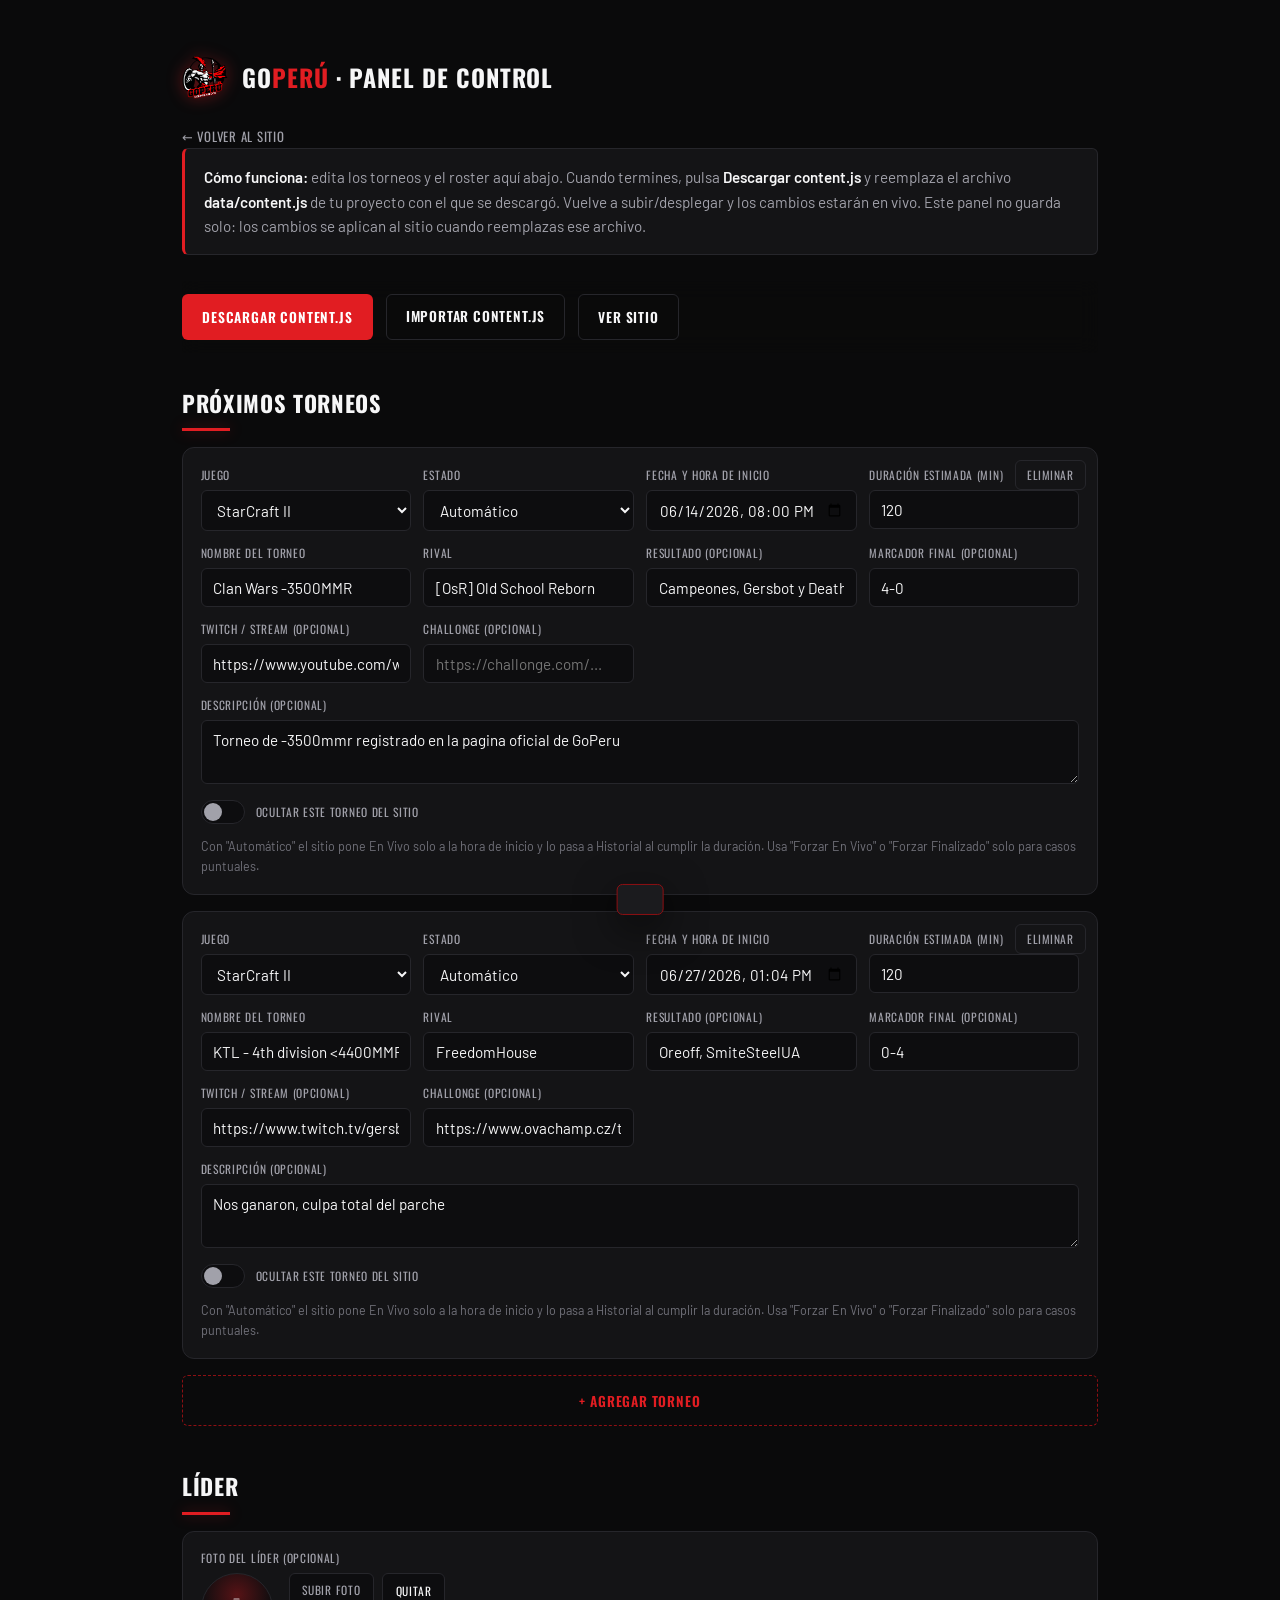
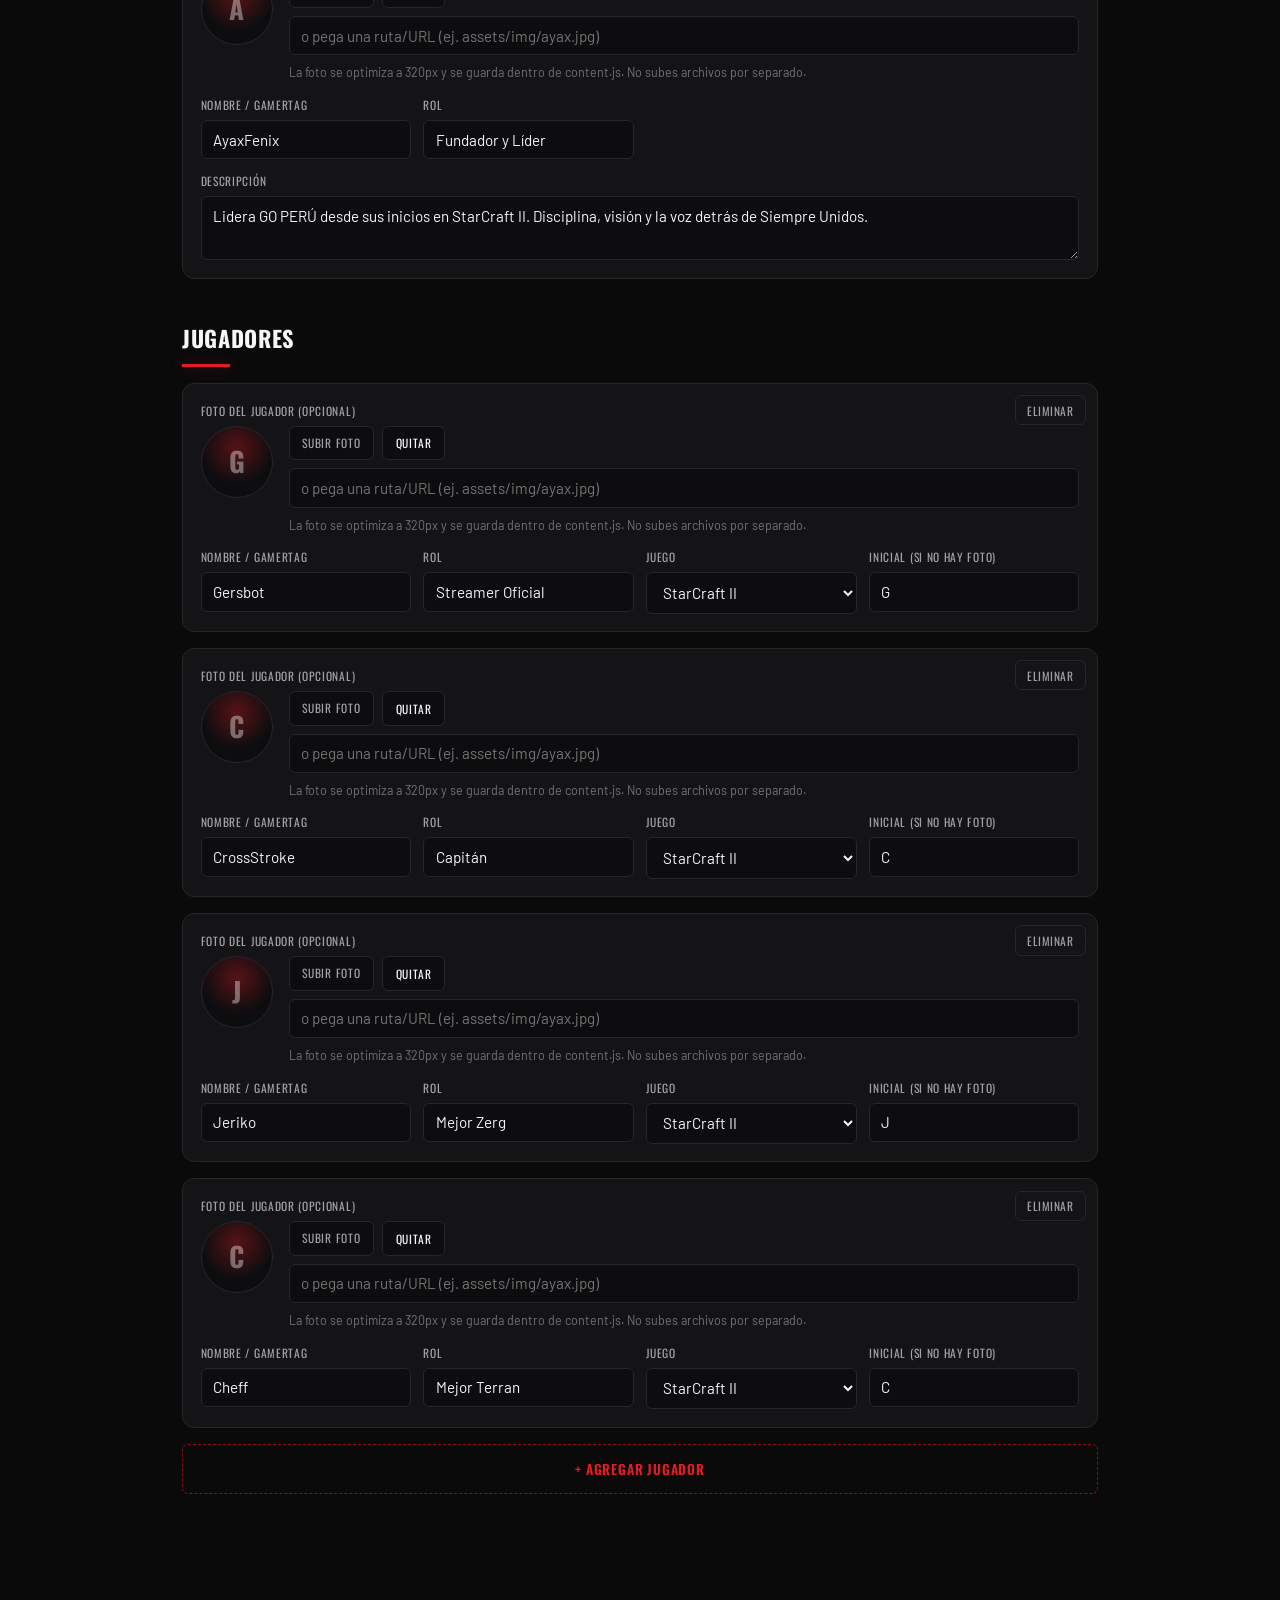
<file: admin.html>
<!DOCTYPE html>
<html lang="es">
<head>
  <meta charset="UTF-8" />
  <meta name="viewport" content="width=device-width, initial-scale=1.0" />
  <meta name="robots" content="noindex, nofollow" />
  <title>GO PERÚ · Panel de control</title>
  <link rel="icon" type="image/png" href="assets/img/favicon.png" />
  <link rel="stylesheet" href="css/styles.css" />
  <style>
    body { padding-bottom: 6rem; }
    .adm-wrap { max-width: 980px; margin-inline: auto; padding: 2rem clamp(1rem, 4vw, 2rem); }
    .adm-head { display: flex; align-items: center; gap: .9rem; padding-block: 1.4rem; }
    .adm-head img { width: 46px; height: 46px; object-fit: contain; filter: drop-shadow(0 0 8px var(--glow)); }
    .adm-head h1 { font-family: var(--display); text-transform: uppercase; font-size: 1.5rem; letter-spacing: .04em; }
    .adm-head span { color: var(--red); }

    .adm-note {
      background: var(--surface); border: 1px solid var(--line); border-left: 3px solid var(--red);
      border-radius: var(--radius); padding: 1rem 1.2rem; color: var(--gray); font-size: .95rem; margin-bottom: 1.6rem;
    }
    .adm-note strong { color: var(--white); }

    .adm-toolbar { display: flex; flex-wrap: wrap; gap: .8rem; margin-bottom: 2rem; position: sticky; top: 0; z-index: 5;
      background: rgba(10,10,11,.9); backdrop-filter: blur(10px); padding: .8rem 0; }

    .adm-section { margin-bottom: 2.6rem; }
    .adm-section h2 { font-family: var(--display); text-transform: uppercase; font-size: 1.4rem; letter-spacing: .03em; margin-bottom: 1rem; }
    .adm-section h2::after { content: ""; display: block; width: 48px; height: 3px; background: var(--red); margin-top: .5rem; box-shadow: 0 0 14px var(--glow); }

    .adm-card {
      background: var(--surface); border: 1px solid var(--line); border-radius: var(--radius-lg);
      padding: 1.1rem; margin-bottom: 1rem; position: relative;
    }
    .adm-grid { display: grid; grid-template-columns: repeat(auto-fit, minmax(180px, 1fr)); gap: .8rem; }
    .adm-field { display: flex; flex-direction: column; gap: .35rem; }
    .adm-field.full { grid-column: 1 / -1; }
    .adm-field label { font-family: var(--display); text-transform: uppercase; letter-spacing: .06em; font-size: .72rem; color: var(--gray); }
    .adm-field input, .adm-field select, .adm-field textarea {
      background: var(--bg-2); border: 1px solid var(--line); border-radius: var(--radius);
      color: var(--white); font-family: var(--body); font-size: .95rem; padding: .6rem .7rem; width: 100%;
    }
    .adm-field textarea { resize: vertical; min-height: 64px; }
    .adm-field input:focus, .adm-field select:focus, .adm-field textarea:focus { outline: none; border-color: var(--red); box-shadow: 0 0 0 3px rgba(225,29,34,.18); }

    .adm-card__del {
      position: absolute; top: .7rem; right: .7rem;
      background: transparent; border: 1px solid var(--line); color: var(--gray);
      border-radius: var(--radius); padding: .35rem .7rem; cursor: pointer; font-family: var(--display);
      text-transform: uppercase; letter-spacing: .05em; font-size: .72rem; transition: all .2s var(--ease);
    }
    .adm-card__del:hover { border-color: var(--red); color: var(--red); }

    .adm-btn {
      font-family: var(--display); text-transform: uppercase; letter-spacing: .06em; font-weight: 600;
      font-size: .85rem; padding: .7rem 1.2rem; border-radius: var(--radius); cursor: pointer; border: 1px solid transparent;
      transition: all .2s var(--ease); display: inline-flex; align-items: center; gap: .5rem;
    }
    .adm-btn--primary { background: var(--red); color: #fff; }
    .adm-btn--primary:hover { background: var(--red-bright); box-shadow: 0 8px 24px -8px var(--glow); }
    .adm-btn--ghost { background: transparent; color: var(--white); border-color: var(--line); }
    .adm-btn--ghost:hover { border-color: var(--red); color: var(--red); }
    .adm-btn--add { background: transparent; color: var(--red); border: 1px dashed var(--red-deep); width: 100%; justify-content: center; padding: .9rem; }
    .adm-btn--add:hover { background: rgba(225,29,34,.08); }

    .adm-toast {
      position: fixed; bottom: 1.4rem; left: 50%; transform: translateX(-50%) translateY(120%);
      background: var(--surface-2); border: 1px solid var(--red-deep); color: var(--white);
      padding: .9rem 1.4rem; border-radius: var(--radius); box-shadow: 0 12px 40px rgba(0,0,0,.6);
      transition: transform .35s var(--ease); z-index: 50; font-size: .92rem;
    }
    .adm-toast.show { transform: translateX(-50%) translateY(0); }
    .adm-back { color: var(--gray); font-family: var(--display); text-transform: uppercase; letter-spacing: .06em; font-size: .8rem; }
    .adm-back:hover { color: var(--red); }

    /* Control de avatar (subir foto) */
    .adm-avatar-ctl { display: flex; gap: 1rem; align-items: flex-start; }
    .adm-avatar {
      flex: none; width: 72px; height: 72px; border-radius: 50%; overflow: hidden;
      display: grid; place-items: center; border: 1px solid var(--line);
      background: radial-gradient(circle at 50% 30%, rgba(225,29,34,.35), transparent 60%), #0d0d0f;
      font-family: var(--display); font-weight: 700; font-size: 1.7rem; color: rgba(246,246,247,.4);
    }
    .adm-avatar img { width: 100%; height: 100%; object-fit: cover; }
    .adm-avatar-right { flex: 1; min-width: 0; display: flex; flex-direction: column; gap: .5rem; }
    .adm-avatar-btns { display: flex; gap: .5rem; flex-wrap: wrap; }
    .adm-mini {
      font-family: var(--display); text-transform: uppercase; letter-spacing: .05em; font-size: .72rem;
      padding: .45rem .8rem; border-radius: var(--radius); border: 1px solid var(--line);
      background: var(--bg-2); color: var(--white); cursor: pointer; transition: all .2s var(--ease);
    }
    .adm-mini:hover { border-color: var(--red); color: var(--red); }
    .adm-path {
      background: var(--bg-2); border: 1px solid var(--line); border-radius: var(--radius);
      color: var(--gray); font-family: var(--body); font-size: .85rem; padding: .5rem .6rem; width: 100%;
    }
    .adm-path:focus { outline: none; border-color: var(--red); color: var(--white); }
    .adm-hint { color: var(--gray-dim); font-size: .78rem; }

    /* Switch (mostrar/ocultar) */
    .adm-switch { margin-top: .2rem; }
    .adm-switch__label { display: flex; align-items: center; gap: .7rem; cursor: pointer; font-family: var(--display); text-transform: uppercase; letter-spacing: .05em; font-size: .8rem; color: var(--gray); }
    .adm-switch input { position: absolute; opacity: 0; width: 0; height: 0; }
    .adm-switch__track { position: relative; flex: none; width: 44px; height: 24px; border-radius: 999px; background: var(--bg-2); border: 1px solid var(--line); transition: all .25s var(--ease); }
    .adm-switch__track::after { content: ""; position: absolute; top: 2px; left: 2px; width: 18px; height: 18px; border-radius: 50%; background: var(--gray); transition: all .25s var(--ease); }
    .adm-switch input:checked + .adm-switch__track { background: var(--red); border-color: var(--red); }
    .adm-switch input:checked + .adm-switch__track::after { transform: translateX(20px); background: #fff; }
    .adm-switch input:focus-visible + .adm-switch__track { box-shadow: 0 0 0 3px rgba(225,29,34,.25); }
  </style>
</head>
<body>
  <div class="adm-wrap">
    <div class="adm-head">
      <img src="assets/img/logo.png" alt="GO PERÚ" />
      <h1>GO<span>PERÚ</span> · Panel de control</h1>
    </div>

    <p><a href="index.html" class="adm-back">← Volver al sitio</a></p>

    <div class="adm-note">
      <strong>Cómo funciona:</strong> edita los torneos y el roster aquí abajo. Cuando termines, pulsa
      <strong>Descargar content.js</strong> y reemplaza el archivo <strong>data/content.js</strong> de tu proyecto
      con el que se descargó. Vuelve a subir/desplegar y los cambios estarán en vivo. Este panel no guarda solo:
      los cambios se aplican al sitio cuando reemplazas ese archivo.
    </div>

    <div class="adm-toolbar">
      <button class="adm-btn adm-btn--primary" id="btnDownload">Descargar content.js</button>
      <label class="adm-btn adm-btn--ghost" for="fileImport">Importar content.js</label>
      <input type="file" id="fileImport" accept=".js,text/javascript" hidden />
      <button class="adm-btn adm-btn--ghost" id="btnPreview" title="Abrir el sitio en otra pestaña">Ver sitio</button>
    </div>

    <!-- TORNEOS -->
    <section class="adm-section">
      <h2>Próximos Torneos</h2>
      <div id="admTorneos"></div>
      <button class="adm-btn adm-btn--add" id="addTorneo">+ Agregar torneo</button>
    </section>

    <!-- LÍDER -->
    <section class="adm-section">
      <h2>Líder</h2>
      <div id="admLeader"></div>
    </section>

    <!-- JUGADORES -->
    <section class="adm-section">
      <h2>Jugadores</h2>
      <div id="admPlayers"></div>
      <button class="adm-btn adm-btn--add" id="addPlayer">+ Agregar jugador</button>
    </section>
  </div>

  <div class="adm-toast" id="toast"></div>

  <script src="data/content.js"></script>
  <script src="js/admin.js"></script>
</body>
</html>
</file>
<file: css/styles.css>
/* ============================================================
   GO PERÚ GAMING - v2.0 "Legacy Edition"
   Experiencia cinematográfica. Misma marca: dark + acento rojo.
   ============================================================ */

@font-face { font-family:'Oswald'; src:url('../assets/fonts/oswald-var.woff2') format('woff2'); font-weight:400 700; font-display:swap; }
@font-face { font-family:'Barlow'; src:url('../assets/fonts/barlow-400.woff2') format('woff2'); font-weight:400; font-display:swap; }
@font-face { font-family:'Barlow'; src:url('../assets/fonts/barlow-600.woff2') format('woff2'); font-weight:600; font-display:swap; }

:root{
  --bg:#0a0a0b; --bg-2:#0d0d0f; --surface:#141416; --surface-2:#1b1b1e; --line:#26262b;
  --red:#e11d22; --red-bright:#ff3a3f; --red-deep:#8f0f13; --glow:rgba(225,29,34,.4);
  --white:#f6f6f7; --gray:#a1a1aa; --gray-dim:#71717a;
  --radius:6px; --radius-lg:12px; --maxw:1280px;
  --display:'Oswald',system-ui,sans-serif; --body:'Barlow',system-ui,sans-serif;
  --ease:cubic-bezier(.16,1,.3,1);
}

*,*::before,*::after{box-sizing:border-box;margin:0;padding:0;}
html{scroll-behavior:smooth;-webkit-text-size-adjust:100%;}
@media (prefers-reduced-motion:reduce){html{scroll-behavior:auto;}}
body{font-family:var(--body);background:var(--bg);color:var(--white);line-height:1.6;overflow-x:hidden;-webkit-font-smoothing:antialiased;}
img{max-width:100%;display:block;}
a{color:inherit;text-decoration:none;}
ul{list-style:none;}
::selection{background:var(--red);color:#fff;}
.accent{color:var(--red);}

/* Grano cinematográfico */
.grain{position:fixed;inset:0;z-index:60;pointer-events:none;opacity:.05;mix-blend-mode:overlay;
  background-image:url("data:image/svg+xml,%3Csvg xmlns='http://www.w3.org/2000/svg' width='120' height='120'%3E%3Cfilter id='n'%3E%3CfeTurbulence type='fractalNoise' baseFrequency='0.9' numOctaves='3'/%3E%3C/filter%3E%3Crect width='100%25' height='100%25' filter='url(%23n)'/%3E%3C/svg%3E");}
/* Barra de progreso */
.scrollbar{position:fixed;top:0;left:0;height:3px;width:100%;transform:scaleX(0);transform-origin:left;
  background:linear-gradient(90deg,var(--red),var(--red-bright));z-index:120;box-shadow:0 0 12px var(--glow);}

/* ============ NAV ============ */
.nav{position:fixed;inset:0 0 auto 0;z-index:100;height:72px;display:flex;align-items:center;
  transition:background .35s var(--ease),border-color .35s var(--ease);border-bottom:1px solid transparent;}
.nav.is-scrolled{background:rgba(10,10,11,.8);backdrop-filter:blur(14px) saturate(140%);-webkit-backdrop-filter:blur(14px) saturate(140%);border-bottom-color:var(--line);}
.nav__inner{width:100%;max-width:var(--maxw);margin-inline:auto;padding-inline:clamp(1.1rem,4vw,2.5rem);display:flex;align-items:center;justify-content:space-between;gap:1.5rem;}
.nav__brand{display:flex;align-items:center;gap:.6rem;}
.nav__logo{width:38px;height:38px;object-fit:contain;filter:drop-shadow(0 0 8px var(--glow));}
.nav__name{font-family:var(--display);font-weight:700;font-size:1.25rem;letter-spacing:.04em;text-transform:uppercase;}
.nav__name em{font-style:normal;font-weight:400;color:var(--gray);font-size:.78em;letter-spacing:.16em;}
.nav__links{display:flex;align-items:center;gap:clamp(.9rem,2.2vw,1.9rem);}
.nav__links a{font-family:var(--display);font-weight:500;text-transform:uppercase;letter-spacing:.07em;font-size:.88rem;color:var(--gray);transition:color .25s var(--ease);position:relative;}
.nav__links a:not(.nav__cta):not(.nav__ver)::after{content:"";position:absolute;left:0;bottom:-4px;width:0;height:2px;background:var(--red);transition:width .3s var(--ease);}
.nav__links a:hover{color:var(--white);}
.nav__links a:not(.nav__cta):not(.nav__ver):hover::after,.nav__links a.is-active::after{width:100%;}
.nav__ver{border:1px solid var(--line);border-radius:999px;padding:.18rem .55rem;font-size:.74rem;}
.nav__ver:hover{border-color:var(--red);color:var(--red);}
.nav__cta{color:#fff !important;background:var(--red);padding:.5rem 1.15rem;border-radius:var(--radius);transition:background .25s var(--ease),box-shadow .3s var(--ease),transform .15s var(--ease);}
.nav__cta:hover{background:var(--red-bright);box-shadow:0 6px 24px var(--glow);}
.nav__cta:active{transform:translateY(1px);}
.nav__burger{display:none;flex-direction:column;gap:5px;background:none;border:0;cursor:pointer;padding:6px;}
.nav__burger span{width:26px;height:2px;background:var(--white);transition:transform .3s var(--ease),opacity .3s var(--ease);}
.nav.is-open .nav__burger span:nth-child(1){transform:translateY(7px) rotate(45deg);}
.nav.is-open .nav__burger span:nth-child(2){opacity:0;}
.nav.is-open .nav__burger span:nth-child(3){transform:translateY(-7px) rotate(-45deg);}

/* ============ BOTONES ============ */
.btn{display:inline-flex;align-items:center;justify-content:center;gap:.55rem;font-family:var(--display);font-weight:600;text-transform:uppercase;letter-spacing:.09em;font-size:.92rem;padding:.95rem 1.7rem;border-radius:var(--radius);border:1px solid transparent;cursor:pointer;white-space:nowrap;transition:transform .15s var(--ease),box-shadow .3s var(--ease),background .25s var(--ease),border-color .25s var(--ease),color .25s var(--ease);}
.btn--lg{padding:1.1rem 2.2rem;font-size:1rem;}
.btn__icon{width:1.15em;height:1.15em;}
.btn--primary{background:var(--red);color:#fff;box-shadow:0 8px 30px -8px var(--glow);}
.btn--primary:hover{background:var(--red-bright);box-shadow:0 14px 44px -6px var(--glow);transform:translateY(-2px);}
.btn--primary:active{transform:translateY(0);}
.btn--ghost{background:transparent;color:var(--white);border-color:var(--line);}
.btn--ghost:hover{border-color:var(--red);color:var(--red);transform:translateY(-2px);}

/* Encabezado de sección genérico */
.section__head{max-width:760px;margin:0 auto clamp(2.4rem,6vw,4rem);text-align:center;padding-inline:clamp(1.1rem,4vw,2.5rem);}
.chapter__kicker{display:inline-block;font-family:var(--display);text-transform:uppercase;letter-spacing:.28em;font-size:.78rem;color:var(--red);margin-bottom:1rem;}
.chapter__title{font-family:var(--display);font-weight:700;text-transform:uppercase;line-height:.95;font-size:clamp(2.2rem,6vw,4rem);letter-spacing:.005em;}
.section__sub{color:var(--gray);margin-top:1.1rem;max-width:60ch;margin-inline:auto;}

/* ============ 1 · HERO (split: copy izquierda, mascota derecha) ============ */
.hero{position:relative;min-height:100dvh;display:flex;align-items:center;overflow:hidden;padding:90px clamp(1.1rem,4vw,2.5rem) 60px;
  background:radial-gradient(circle at 72% 42%,rgba(225,29,34,.18),transparent 50%),linear-gradient(180deg,#0c0c0e,var(--bg) 75%);}
.hero__embers{position:absolute;inset:0;width:100%;height:100%;pointer-events:none;z-index:2;}
.hero__aura{position:absolute;right:-8%;top:50%;width:62vw;max-width:760px;aspect-ratio:1;transform:translateY(-50%);
  background:radial-gradient(circle,var(--glow),transparent 62%);filter:blur(40px);pointer-events:none;z-index:0;}
.hero__grid{position:absolute;inset:0;z-index:1;pointer-events:none;opacity:.5;
  background-image:linear-gradient(rgba(255,255,255,.03) 1px,transparent 1px),linear-gradient(90deg,rgba(255,255,255,.03) 1px,transparent 1px);
  background-size:60px 60px;mask-image:radial-gradient(circle at 72% 50%,#000,transparent 72%);-webkit-mask-image:radial-gradient(circle at 72% 50%,#000,transparent 72%);}
.hero__inner{position:relative;z-index:3;width:100%;max-width:var(--maxw);margin-inline:auto;display:grid;grid-template-columns:1.1fr .9fr;align-items:center;gap:clamp(1.5rem,5vw,4rem);}
.hero__eyebrow{font-family:var(--display);text-transform:uppercase;letter-spacing:.26em;font-size:clamp(.7rem,1.6vw,.85rem);color:var(--red);margin-bottom:1.1rem;}
.hero__title{font-family:var(--display);font-weight:700;text-transform:uppercase;line-height:.92;letter-spacing:.01em;padding-top:.1em;}
.hero__title .line{display:block;}
.hero__title .line:first-child{font-size:clamp(3rem,10vw,6.8rem);line-height:.95;}
.hero__title .line--sub{font-size:clamp(1.5rem,4.6vw,2.8rem);line-height:1;margin-top:.28em;color:var(--gray);letter-spacing:.22em;}
.hero__title .accent{color:var(--red);text-shadow:0 0 40px var(--glow);}
.hero__motto{font-family:var(--display);text-transform:uppercase;letter-spacing:.4em;font-size:clamp(.95rem,3vw,1.4rem);margin-top:.9rem;}
.hero__statement{color:var(--gray);max-width:44ch;margin:1.3rem 0 0;font-size:clamp(1rem,2.2vw,1.12rem);}
.hero__actions{display:flex;flex-wrap:wrap;gap:1rem;justify-content:flex-start;margin-top:2rem;}
.hero__art{position:relative;display:flex;justify-content:center;align-items:center;}
.hero__art::before{content:"";position:absolute;left:50%;top:50%;width:122%;aspect-ratio:1;transform:translate(-50%,-50%);
  background:url('../assets/img/logo.png') center/contain no-repeat;filter:blur(36px) saturate(1.3);opacity:.45;z-index:0;pointer-events:none;}
.hero__mascot{position:relative;z-index:1;width:min(120%,640px);filter:drop-shadow(0 26px 64px rgba(0,0,0,.6)) drop-shadow(0 0 55px var(--glow));animation:heroFloat 6s ease-in-out infinite;}
@keyframes heroFloat{0%,100%{transform:translateY(0);}50%{transform:translateY(-14px);}}
/* entrada kinética del hero */
[data-hero]{opacity:0;transform:translateY(28px);animation:heroIn .9s var(--ease) forwards;}
[data-hero="1"]{animation-delay:.1s}[data-hero="2"]{animation-delay:.25s}[data-hero="3"]{animation-delay:.4s}
[data-hero="4"]{animation-delay:.55s}[data-hero="5"]{animation-delay:.7s}[data-hero="6"]{animation-delay:.85s}
@keyframes heroIn{to{opacity:1;transform:none;}}
.hero__marquee{position:absolute;bottom:0;left:0;width:100%;overflow:hidden;border-top:1px solid var(--line);background:rgba(0,0,0,.3);z-index:3;padding:.7rem 0;}
.hero__marquee-track{display:flex;width:max-content;animation:marquee 28s linear infinite;}
.hero__marquee-track span{font-family:var(--display);text-transform:uppercase;letter-spacing:.2em;font-size:.85rem;color:var(--gray-dim);white-space:nowrap;}
@keyframes marquee{to{transform:translateX(-50%);}}

/* ============ CAPÍTULOS (2-4) ============ */
.chapter{position:relative;min-height:90vh;display:flex;align-items:center;padding:clamp(4rem,9vw,7rem) clamp(1.1rem,4vw,2.5rem);overflow:hidden;}
.chapter__index{position:absolute;top:6%;right:5%;font-family:var(--display);font-weight:700;font-size:clamp(7rem,22vw,20rem);line-height:1;color:rgba(255,255,255,.025);z-index:0;pointer-events:none;}
.chapter--origin{background:radial-gradient(circle at 80% 30%,rgba(225,29,34,.1),transparent 50%),var(--bg);}
.chapter--ascent{background:var(--bg-2);}
.chapter--legacy{background:radial-gradient(circle at 15% 60%,rgba(225,29,34,.1),transparent 50%),var(--bg);}
.chapter__inner{position:relative;z-index:1;width:100%;max-width:var(--maxw);margin-inline:auto;display:grid;grid-template-columns:1.2fr .8fr;gap:clamp(2rem,5vw,4rem);align-items:center;}
.chapter__inner--reverse{grid-template-columns:.8fr 1.2fr;}
.chapter__inner--reverse .chapter__text{order:2;}
.chapter__inner--center{display:block;text-align:center;max-width:1100px;}
.chapter__text--wide{max-width:760px;margin-inline:auto;}
.chapter__lead{font-family:var(--display);font-weight:500;text-transform:uppercase;letter-spacing:.02em;font-size:clamp(1.15rem,2.6vw,1.7rem);color:var(--white);margin:1rem 0 1.2rem;line-height:1.2;}
.chapter__body{color:var(--gray);max-width:54ch;font-size:1.05rem;}
.chapter__inner--center .chapter__body{margin-inline:auto;}

/* tarjeta de fecha (origen) */
.datecard{border:1px solid var(--line);border-radius:var(--radius-lg);padding:2rem;text-align:center;background:linear-gradient(160deg,var(--surface-2),var(--surface));position:relative;overflow:hidden;}
.datecard::before{content:"";position:absolute;inset:0;background:radial-gradient(circle at 50% 0%,var(--glow),transparent 60%);opacity:.5;}
.datecard>*{position:relative;}
.datecard__label{font-family:var(--display);text-transform:uppercase;letter-spacing:.2em;font-size:.75rem;color:var(--red);}
.datecard__date{display:block;font-family:var(--display);font-weight:700;font-size:clamp(2.5rem,7vw,4rem);line-height:1;margin-top:.5rem;}
.datecard__year{display:block;font-family:var(--display);font-weight:700;font-size:clamp(3.5rem,10vw,6rem);line-height:1;color:var(--red);text-shadow:0 0 30px var(--glow);}
.datecard__note{display:block;color:var(--gray-dim);margin-top:.6rem;font-size:.85rem;letter-spacing:.1em;text-transform:uppercase;}

/* pilares (ascenso) */
.pillars{display:grid;grid-template-columns:repeat(4,1fr);gap:1.2rem;margin-top:clamp(2rem,5vw,3.5rem);}
.pillar{background:var(--surface);border:1px solid var(--line);border-radius:var(--radius-lg);padding:1.6rem;text-align:left;transition:transform .3s var(--ease),border-color .3s var(--ease);}
.pillar:hover{transform:translateY(-6px);border-color:var(--red-deep);}
.pillar__num{font-family:var(--display);font-weight:700;color:var(--red);font-size:1rem;letter-spacing:.1em;}
.pillar h3{font-family:var(--display);text-transform:uppercase;font-size:1.35rem;margin:.4rem 0 .4rem;}
.pillar p{color:var(--gray);font-size:.95rem;}

/* badges (legado) */
.badge-stack{display:grid;gap:1rem;}
.badge-stack__item{display:flex;align-items:center;gap:.9rem;background:var(--surface);border:1px solid var(--line);border-left:3px solid var(--red);border-radius:var(--radius);padding:1.1rem 1.3rem;font-family:var(--display);text-transform:uppercase;letter-spacing:.04em;}
.badge-stack__item span{color:var(--red);font-size:1.3rem;}

/* ============ 5 · TIMELINE VERTICAL ============ */
.timeline{background:var(--bg-2);padding-block:clamp(3.5rem,8vw,6rem);}
.timeline__head{text-align:center;max-width:760px;margin:0 auto 3rem;padding-inline:clamp(1.1rem,4vw,2.5rem);}
.vtimeline{position:relative;max-width:920px;margin:0 auto;padding-inline:clamp(1.1rem,4vw,2.5rem);list-style:none;}
.vtimeline::before{content:"";position:absolute;left:50%;top:0;bottom:0;width:2px;transform:translateX(-50%);
  background:linear-gradient(180deg,transparent,var(--red-deep),var(--red),var(--red-deep),transparent);}
.vtl{position:relative;width:50%;padding:.6rem 2.6rem;margin-bottom:1.2rem;}
.vtl:nth-child(odd){left:0;text-align:right;}
.vtl:nth-child(even){left:50%;text-align:left;}
.vtl::after{content:"";position:absolute;top:1.4rem;width:16px;height:16px;border-radius:50%;background:var(--red);
  border:3px solid var(--bg-2);box-shadow:0 0 0 3px rgba(225,29,34,.2),0 0 16px var(--glow);}
.vtl:nth-child(odd)::after{right:-8px;}
.vtl:nth-child(even)::after{left:-8px;}
.vtl__year{display:block;font-family:var(--display);font-weight:700;color:var(--red);font-size:1.5rem;letter-spacing:.04em;margin-bottom:.5rem;}
.vtl__card{display:inline-block;text-align:left;background:var(--surface);border:1px solid var(--line);border-radius:var(--radius-lg);padding:1.4rem 1.6rem;transition:transform .3s var(--ease),border-color .3s var(--ease);}
.vtl__card:hover{transform:translateY(-4px);border-color:var(--red-deep);}
.vtl__card h3{font-family:var(--display);text-transform:uppercase;font-size:1.25rem;line-height:1.05;}
.vtl__card p{color:var(--gray);font-size:.95rem;margin-top:.4rem;max-width:42ch;}
.vtl__tag{display:inline-block;font-family:var(--display);text-transform:uppercase;letter-spacing:.12em;font-size:.68rem;color:#fff;background:var(--red);padding:.2rem .6rem;border-radius:999px;margin-bottom:.5rem;}
.vtl--champion .vtl__card{border-color:var(--red);background:linear-gradient(150deg,rgba(143,15,19,.35),var(--surface));box-shadow:0 0 0 1px var(--red-deep),0 18px 50px -22px var(--glow);}
.vtl--champion .vtl__year{color:var(--red-bright);}
@media (max-width:768px){
  .vtimeline::before{left:8px;}
  .vtl{width:100%;left:0 !important;text-align:left !important;padding:.4rem 0 .4rem 2.4rem;}
  .vtl::after{left:0 !important;right:auto !important;}
}

/* ============ PESTAÑAS (divisiones + calendario) ============ */
.tabs{display:flex;justify-content:center;gap:.6rem;flex-wrap:wrap;margin-bottom:2.4rem;padding-inline:clamp(1.1rem,4vw,2.5rem);}
.tab{font-family:var(--display);text-transform:uppercase;letter-spacing:.08em;font-weight:600;font-size:.9rem;color:var(--gray);background:var(--surface);border:1px solid var(--line);border-radius:999px;padding:.7rem 1.5rem;cursor:pointer;transition:all .25s var(--ease);}
.tab:hover{color:var(--white);border-color:#38383f;}
.tab.is-active{color:#fff;background:var(--red);border-color:var(--red);box-shadow:0 8px 24px -10px var(--glow);}
.tabpanel{display:none;}
.tabpanel.is-active{display:block;animation:fadeTab .4s var(--ease);}
@keyframes fadeTab{from{opacity:0;transform:translateY(12px);}to{opacity:1;transform:none;}}
.battles__sub{text-align:center;color:var(--gray);margin:0 auto 2rem;max-width:60ch;padding-inline:clamp(1.1rem,4vw,2.5rem);}
.battles__empty{text-align:center;color:var(--gray-dim);font-family:var(--display);text-transform:uppercase;letter-spacing:.12em;font-size:.95rem;border:1px dashed var(--line);border-radius:var(--radius-lg);padding:3.5rem 1rem;max-width:var(--maxw);margin-inline:auto;}

/* ============ 6 · MUNDO ============ */
.world{position:relative;padding:clamp(4rem,9vw,7rem) clamp(1.1rem,4vw,2.5rem);overflow:hidden;background:radial-gradient(circle at 70% 50%,rgba(225,29,34,.1),transparent 55%),var(--bg);}
.world__inner{position:relative;z-index:1;max-width:var(--maxw);margin-inline:auto;display:grid;grid-template-columns:.9fr 1.1fr;gap:clamp(2rem,5vw,4rem);align-items:center;}
.world__copy{max-width:46ch;}
.world__map-wrap{position:relative;border:1px solid var(--line);border-radius:var(--radius-lg);overflow:hidden;background:#0c0c0e;}
.world__map-wrap::before{content:"";position:absolute;inset:0;z-index:0;background:radial-gradient(circle at 30% 62%,var(--glow),transparent 55%);opacity:.55;}
.world__map{position:relative;z-index:1;width:100%;height:auto;display:block;opacity:.5;filter:brightness(1.4);}
.world__arcs{position:absolute;inset:0;z-index:2;width:100%;height:100%;overflow:visible;}
.arc{fill:none;stroke:var(--red);stroke-width:1.2;stroke-linecap:round;stroke-dasharray:200;stroke-dashoffset:200;filter:drop-shadow(0 0 2px var(--glow));}
.is-in .arc{animation:drawArc 1.6s var(--ease) forwards;}
.is-in .arc--2{animation-delay:.4s;}
@keyframes drawArc{to{stroke-dashoffset:0;}}
.node__pulse{fill:var(--red);transform-box:fill-box;transform-origin:center;animation:pulse 2.4s ease-out infinite;}
@keyframes pulse{0%{opacity:.6;transform:scale(1);}100%{opacity:0;transform:scale(3.5);}}
.arc__label{fill:var(--white);font-family:var(--display);font-size:4.4px;letter-spacing:.08em;text-transform:uppercase;text-anchor:middle;paint-order:stroke;stroke:rgba(0,0,0,.65);stroke-width:.7px;}
.arc__label--main{font-size:5.2px;font-weight:700;}

/* ============ 7 · NÚMEROS ============ */
.numbers{padding:clamp(3.5rem,8vw,6rem) clamp(1.1rem,4vw,2.5rem);background:radial-gradient(circle at 50% 0%,rgba(225,29,34,.1),transparent 60%),var(--bg-2);border-block:1px solid var(--line);}
.numbers__grid{max-width:var(--maxw);margin-inline:auto;display:grid;grid-template-columns:repeat(5,1fr);gap:1.5rem;text-align:center;}
.nstat{position:relative;padding:1rem;}
.nstat+.nstat::before{content:"";position:absolute;left:0;top:50%;transform:translateY(-50%);height:56%;width:1px;background:var(--line);}
.nstat__num{display:block;font-family:var(--display);font-weight:700;line-height:1;font-size:clamp(2.6rem,6vw,4.4rem);text-shadow:0 0 30px var(--glow);}
.nstat__num .u{color:var(--red);}
.nstat__label{display:block;font-family:var(--display);text-transform:uppercase;letter-spacing:.08em;font-size:.82rem;color:var(--gray);margin-top:.5rem;}

/* ============ 8 · DIVISIONES ============ */
.divisions{padding:clamp(4rem,9vw,7rem) clamp(1.1rem,4vw,2.5rem);background:var(--bg);}
.divisions__grid{max-width:var(--maxw);margin-inline:auto;display:grid;grid-template-columns:repeat(2,1fr);grid-auto-rows:260px;gap:1.4rem;}
.division{position:relative;border-radius:var(--radius-lg);overflow:hidden;border:1px solid var(--line);display:flex;align-items:flex-end;isolation:isolate;}
.division--feature{grid-row:span 2;}
.division__bg{position:absolute;inset:0;z-index:-2;background-image:var(--img);background-size:cover;background-position:center;transition:transform .6s var(--ease);}
.division::after{content:"";position:absolute;inset:0;z-index:-1;background:linear-gradient(180deg,rgba(10,10,11,.2),rgba(10,10,11,.55) 55%,rgba(10,10,11,.95)),linear-gradient(120deg,rgba(143,15,19,.5),rgba(10,10,11,.2));}
.division--feature::after{background:linear-gradient(180deg,rgba(10,10,11,.45),rgba(10,10,11,.78) 55%,rgba(10,10,11,.96)),linear-gradient(120deg,rgba(143,15,19,.5),rgba(10,10,11,.3));}
.division:hover .division__bg{transform:scale(1.06);}
.division__char{position:absolute;right:-4%;bottom:0;height:96%;width:auto;z-index:0;pointer-events:none;filter:drop-shadow(0 12px 34px rgba(0,0,0,.65));-webkit-mask-image:linear-gradient(180deg,#000 82%,transparent);mask-image:linear-gradient(180deg,#000 82%,transparent);}
.division__body{position:relative;z-index:1;padding:1.6rem;}
.division__logo{width:auto;max-width:82%;height:clamp(46px,8vw,80px);object-fit:contain;object-position:left bottom;margin-bottom:.7rem;filter:drop-shadow(0 4px 16px rgba(0,0,0,.7));}
.division--feature .division__logo{height:clamp(56px,9vw,96px);}
.division__logo--badge{height:clamp(72px,10vw,96px);object-position:left center;}
.division__tag{display:inline-block;font-family:var(--display);text-transform:uppercase;letter-spacing:.1em;font-size:.7rem;color:#fff;background:var(--red);padding:.22rem .6rem;border-radius:999px;margin-bottom:.5rem;}
.division__body p{color:var(--gray);max-width:42ch;}
.division--soon .division__bg{filter:grayscale(.65) brightness(.85);}
.division--soon .division__logo{filter:grayscale(.4) drop-shadow(0 4px 16px rgba(0,0,0,.7));opacity:.92;}
.division__tag--soon{background:transparent;border:1px solid var(--line);color:var(--gray);}

/* ============ 9 · BATALLAS ============ */
.battles{padding:clamp(4rem,9vw,7rem) clamp(1.1rem,4vw,2.5rem);background:var(--bg-2);}
.battles__grid{max-width:var(--maxw);margin-inline:auto;display:grid;grid-template-columns:repeat(3,1fr);gap:1.4rem;}
.battle{background:var(--surface);border:1px solid var(--line);border-radius:var(--radius-lg);padding:1.6rem;position:relative;overflow:hidden;transition:transform .3s var(--ease),border-color .3s var(--ease),box-shadow .3s var(--ease);}
.battle::before{content:"";position:absolute;left:0;top:0;bottom:0;width:4px;background:var(--red);transform:scaleY(0);transform-origin:top;transition:transform .35s var(--ease);}
.battle:hover{transform:translateY(-6px);border-color:#38383f;box-shadow:0 20px 50px -20px rgba(0,0,0,.8);}
.battle:hover::before{transform:scaleY(1);}
.battle__top{display:flex;justify-content:space-between;align-items:center;margin-bottom:1.1rem;}
.battle__game{font-family:var(--display);text-transform:uppercase;letter-spacing:.08em;font-size:.72rem;color:var(--red);border:1px solid var(--red-deep);padding:.25rem .6rem;border-radius:999px;}
.battle__date{font-family:var(--display);color:var(--gray-dim);font-size:.82rem;letter-spacing:.05em;}
.battle__name{font-family:var(--display);font-weight:700;text-transform:uppercase;font-size:1.5rem;line-height:1.05;}
.battle__vs{display:flex;align-items:center;justify-content:space-between;gap:.6rem;margin:1.2rem 0 1.4rem;font-family:var(--display);font-weight:600;text-transform:uppercase;font-size:.95rem;}
.battle__x{color:var(--red);font-size:.8rem;letter-spacing:.08em;}
/* Marcador del historial (debajo de cada clan) + veredicto */
.battle__vs--scored{align-items:flex-end;margin-bottom:.85rem;}
.battle__vs--scored .battle__x{padding-bottom:.55rem;}
.battle__team{display:flex;flex-direction:column;gap:.3rem;flex:1;min-width:0;}
.battle__team:last-child{align-items:flex-end;text-align:right;}
.battle__team-name{font-size:.92rem;line-height:1.15;}
.battle__team-score{font-family:var(--display);font-weight:700;font-size:2.1rem;line-height:1;color:var(--gray-dim);}
.battle__team--win .battle__team-score{color:var(--red);text-shadow:0 0 22px var(--glow);}
.battle__team--lose .battle__team-name,.battle__team--lose .battle__team-score{color:var(--gray-dim);}
.battle__verdict{display:inline-block;font-family:var(--display);font-weight:700;text-transform:uppercase;letter-spacing:.1em;font-size:.7rem;padding:.3rem .75rem;border-radius:999px;margin:0 0 .8rem;}
.battle__verdict--win{background:var(--red);color:#fff;box-shadow:0 0 18px -4px var(--glow);}
.battle__verdict--lose{background:transparent;border:1px solid var(--line);color:var(--gray);}
.battle__verdict--draw{background:transparent;border:1px solid var(--line);color:var(--gray);}
/* Victoria: resalta toda la tarjeta en rojo (derrota/empate quedan sobrias) */
.battle--win{border-color:var(--red-deep);box-shadow:0 0 0 1px rgba(225,29,34,.22),0 18px 50px -28px var(--glow);}
.battle--win::before{transform:scaleY(1);}
.battle__btn{display:inline-block;font-family:var(--display);text-transform:uppercase;letter-spacing:.06em;font-size:.82rem;font-weight:600;color:var(--white);padding-bottom:3px;border-bottom:2px solid var(--red);transition:color .25s var(--ease);}
.battle__btn::after{content:" →";}
.battle__btn:hover{color:var(--red);}
.battle__result{font-family:var(--display);text-transform:uppercase;letter-spacing:.06em;font-size:.92rem;color:var(--red);margin:.1rem 0 .5rem;}
.battle__desc{color:var(--gray);font-size:.9rem;margin-bottom:1rem;}
.battle__links{display:flex;flex-wrap:wrap;gap:1.2rem;align-items:center;}
.battle__btn--alt{color:var(--gray);border-bottom-color:#3a3a40;}
.battle__btn--alt::after{content:" ↗";}
.battle__btn--alt:hover{color:var(--white);border-bottom-color:var(--red);}
.battle--past .battle__game{border-color:#3a3a40;color:var(--gray);}
.battles__grid[hidden]{display:none;}

/* ---- EN VIVO ---- */
.live-badge{display:inline-flex;align-items:center;gap:.45rem;font-family:var(--display);font-weight:700;text-transform:uppercase;letter-spacing:.1em;font-size:.72rem;color:var(--red);}
.live-badge--lg{font-size:.95rem;letter-spacing:.14em;}
.live-badge__dot{flex:none;width:9px;height:9px;border-radius:50%;background:var(--red);box-shadow:0 0 0 0 var(--glow);animation:livePulse 1.6s var(--ease) infinite;}
.tab--live{color:#fff;}
.tab--live .live-badge__dot{margin-right:.15rem;}
.tab--live.is-active{background:var(--red);border-color:var(--red);}
@keyframes livePulse{0%{box-shadow:0 0 0 0 rgba(225,29,34,.55);}70%{box-shadow:0 0 0 8px rgba(225,29,34,0);}100%{box-shadow:0 0 0 0 rgba(225,29,34,0);}}

.battles__live{position:relative;max-width:var(--maxw);margin:0 auto;border:1px solid var(--red-deep);border-radius:var(--radius-lg);padding:clamp(1.4rem,3vw,2.2rem);overflow:hidden;background:radial-gradient(120% 140% at 50% 0%,rgba(225,29,34,.12),transparent 60%),var(--surface);box-shadow:0 24px 70px -30px var(--glow);}
[data-bpanel][hidden]{display:none;}
.battles__embers{position:absolute;inset:0;width:100%;height:100%;pointer-events:none;z-index:0;}
.battles__live-head{position:relative;z-index:1;display:flex;justify-content:center;margin-bottom:1.4rem;}
.battles__grid--live{position:relative;z-index:1;}

.battle--live{border-color:var(--red);box-shadow:0 0 0 1px var(--red-deep),0 20px 50px -24px var(--glow);}
.battle--live::before{transform:scaleY(1);}
.battle__timer{font-family:var(--display);font-weight:700;letter-spacing:.06em;font-variant-numeric:tabular-nums;font-size:1rem;color:var(--gray);margin:.2rem 0 .6rem;}
.battle__timer--live{color:var(--red);font-size:1.15rem;}
.battle__btn--live{border-bottom-width:2px;}

@media (prefers-reduced-motion: reduce){
  .live-badge__dot{animation:none;}
}

/* ============ 10 · ROSTER ============ */
.roster{padding:clamp(4rem,9vw,7rem) 0;background:var(--bg);}
.legend{max-width:var(--maxw);margin:0 auto 2rem;padding:0 clamp(1.1rem,4vw,2.5rem);}
.legend article,.legend{display:block;}
.legend__card{display:grid;grid-template-columns:200px 1fr;gap:2rem;align-items:center;background:linear-gradient(120deg,var(--surface-2),var(--surface));border:1px solid var(--line);border-radius:var(--radius-lg);padding:2rem;position:relative;overflow:hidden;}
.legend__card::before{content:"";position:absolute;right:-40px;top:-40px;width:220px;height:220px;background:radial-gradient(circle,var(--glow),transparent 65%);pointer-events:none;}
.legend__avatar{position:relative;width:200px;height:200px;border-radius:var(--radius-lg);overflow:hidden;border:1px solid var(--line);display:grid;place-items:center;background:radial-gradient(circle at 50% 30%,rgba(225,29,34,.35),transparent 60%),linear-gradient(160deg,var(--surface-2),#0d0d0f);}
.legend__avatar[data-initial]::after{content:attr(data-initial);font-family:var(--display);font-weight:700;font-size:6rem;color:rgba(246,246,247,.18);}
.legend__avatar img{position:absolute;inset:0;width:100%;height:100%;object-fit:cover;}
.legend__role{font-family:var(--display);text-transform:uppercase;letter-spacing:.12em;font-size:.78rem;color:var(--red);}
.legend__name{font-family:var(--display);font-weight:700;text-transform:uppercase;font-size:clamp(2rem,5vw,3rem);line-height:1;margin:.3rem 0 .7rem;}
.legend__desc{color:var(--gray);max-width:54ch;}
.roster__rail{display:flex;flex-wrap:wrap;justify-content:center;gap:1.2rem;max-width:var(--maxw);margin-inline:auto;padding:0 clamp(1.1rem,4vw,2.5rem) 1rem;}
.fighter{flex:0 0 170px;background:var(--surface);border:1px solid var(--line);border-radius:var(--radius-lg);padding:1.3rem;text-align:center;transition:transform .3s var(--ease),border-color .3s var(--ease);}
.fighter:hover{transform:translateY(-6px);border-color:var(--red-deep);}
.fighter__avatar{position:relative;width:96px;height:96px;margin:0 auto .9rem;border-radius:50%;overflow:hidden;border:1px solid var(--line);display:grid;place-items:center;background:radial-gradient(circle at 50% 30%,rgba(225,29,34,.35),transparent 60%),linear-gradient(160deg,var(--surface-2),#0d0d0f);}
.fighter__avatar[data-initial]::after{content:attr(data-initial);font-family:var(--display);font-weight:700;font-size:2.2rem;color:rgba(246,246,247,.2);}
.fighter__avatar img{position:absolute;inset:0;width:100%;height:100%;object-fit:cover;}
.fighter__name{font-family:var(--display);text-transform:uppercase;font-size:1.1rem;}
.fighter__role{display:block;color:var(--gray);font-size:.85rem;margin-top:.2rem;}

/* ============ 11 · GLORIA ============ */
.glory{position:relative;padding:clamp(4rem,9vw,7rem) clamp(1.1rem,4vw,2.5rem);background:var(--bg-2);overflow:hidden;}
.glory__bg{position:absolute;inset:0;background-image:url('../assets/img/glory-bg.jpg');background-size:cover;background-position:center;opacity:.1;filter:grayscale(.3);mask-image:linear-gradient(180deg,transparent,#000 30%,#000 70%,transparent);-webkit-mask-image:linear-gradient(180deg,transparent,#000 30%,#000 70%,transparent);}
.glory__grid{position:relative;z-index:1;max-width:var(--maxw);margin-inline:auto;display:grid;grid-template-columns:1.4fr 1fr 1fr;gap:1.4rem;}
.trophy{background:rgba(20,20,22,.72);backdrop-filter:blur(6px);border:1px solid var(--line);border-radius:var(--radius-lg);padding:1.8rem;transition:transform .3s var(--ease),border-color .3s var(--ease);}
.trophy:hover{transform:translateY(-6px);border-color:var(--red-deep);}
.trophy--big{grid-row:span 2;display:flex;flex-direction:column;justify-content:flex-end;background:linear-gradient(150deg,rgba(143,15,19,.4),rgba(20,20,22,.85));border-color:var(--red-deep);}
.trophy__rank{font-family:var(--display);text-transform:uppercase;letter-spacing:.16em;font-size:.74rem;color:var(--red);}
.trophy__logo{width:100%;max-width:380px;height:104px;object-fit:cover;object-position:center top;border-radius:var(--radius);border:1px solid var(--line);margin-bottom:1.1rem;}
.trophy h3{font-family:var(--display);text-transform:uppercase;font-size:1.4rem;line-height:1.05;margin:.4rem 0 .5rem;}
.trophy--big h3{font-size:clamp(1.8rem,4vw,2.8rem);}
.trophy p{color:var(--gray);}

/* ============ 12 · LEGIÓN ============ */
.legion{padding:clamp(4rem,9vw,7rem) clamp(1.1rem,4vw,2.5rem);background:radial-gradient(circle at 20% 50%,rgba(225,29,34,.12),transparent 50%),var(--bg);}
.legion__inner{max-width:var(--maxw);margin-inline:auto;display:grid;grid-template-columns:1.1fr .9fr;gap:clamp(2rem,5vw,4rem);align-items:center;background:linear-gradient(120deg,var(--surface),var(--bg-2));border:1px solid var(--line);border-radius:var(--radius-lg);padding:clamp(1.8rem,5vw,3.5rem);}
.legion__title{font-family:var(--display);font-weight:700;text-transform:uppercase;line-height:.95;font-size:clamp(2.2rem,6vw,3.8rem);}
.legion__lead{color:var(--gray);margin:1.1rem 0 1.8rem;max-width:50ch;font-size:1.05rem;}
.legion__note{color:var(--gray-dim);font-size:.82rem;margin-top:1rem;}
.legion__form{display:grid;gap:1rem;margin-top:1.8rem;}
.legion__row{display:grid;grid-template-columns:1fr 1fr;gap:1rem;}
.legion__field{display:flex;flex-direction:column;gap:.4rem;}
.legion__field label{font-family:var(--display);text-transform:uppercase;letter-spacing:.06em;font-size:.72rem;color:var(--gray);}
.legion__field input,.legion__field select,.legion__field textarea{background:var(--bg-2);border:1px solid var(--line);border-radius:var(--radius);color:var(--white);font-family:var(--body);font-size:.95rem;padding:.7rem .8rem;width:100%;transition:border-color .2s var(--ease),box-shadow .2s var(--ease);}
.legion__field textarea{resize:vertical;min-height:70px;}
.legion__field select{appearance:none;-webkit-appearance:none;cursor:pointer;}
.legion__field input:focus,.legion__field select:focus,.legion__field textarea:focus{outline:none;border-color:var(--red);box-shadow:0 0 0 3px rgba(225,29,34,.18);}
.legion__field input::placeholder,.legion__field textarea::placeholder{color:var(--gray-dim);}
.legion__field option:disabled{color:var(--gray-dim);}
.legion__submit{margin-top:.4rem;justify-self:start;}
@media (max-width:640px){.legion__row{grid-template-columns:1fr;}.legion__submit{justify-self:stretch;}}
.legion__reqs{display:grid;gap:.9rem;}
.legion__reqs li{display:flex;align-items:center;gap:.8rem;font-family:var(--display);text-transform:uppercase;letter-spacing:.03em;font-size:.95rem;padding-bottom:.9rem;border-bottom:1px solid var(--line);}
.legion__reqs li:last-child{border-bottom:0;}
.legion__reqs span{color:var(--red);}

/* ============ 13 · COMUNIDAD ============ */
.community{padding:clamp(4rem,9vw,7rem) clamp(1.1rem,4vw,2.5rem);background:var(--bg-2);}
.community__inner{max-width:var(--maxw);margin-inline:auto;display:flex;flex-wrap:wrap;align-items:center;justify-content:space-between;gap:2rem;background:linear-gradient(120deg,rgba(143,15,19,.25),var(--surface));border:1px solid var(--line);border-radius:var(--radius-lg);padding:clamp(1.8rem,5vw,3rem);}
.community__inner .chapter__body{margin-top:.6rem;max-width:48ch;}

/* ============ 14 · FINAL ============ */
.finale{position:relative;min-height:100dvh;display:flex;align-items:center;justify-content:center;text-align:center;overflow:hidden;padding:clamp(4rem,9vw,7rem) clamp(1.1rem,4vw,2.5rem);
  background:radial-gradient(circle at 50% 60%,rgba(225,29,34,.16),transparent 55%),var(--bg);}
.finale__embers{position:absolute;inset:0;width:100%;height:100%;pointer-events:none;z-index:0;}
.finale__inner{position:relative;z-index:1;max-width:900px;}
.finale__line{font-family:var(--display);font-weight:500;text-transform:uppercase;letter-spacing:.04em;font-size:clamp(1.3rem,4vw,2.4rem);color:var(--gray);line-height:1.15;}
.finale__line--big{font-weight:700;color:var(--white);font-size:clamp(2rem,7vw,4.5rem);margin-top:.4rem;}
.finale__motto{font-family:var(--display);font-weight:700;text-transform:uppercase;letter-spacing:.4em;font-size:clamp(1.2rem,4vw,2rem);color:var(--red);margin-top:1.6rem;text-shadow:0 0 30px var(--glow);}
.finale__logo{width:min(40vw,160px);margin:2.2rem auto 0;filter:drop-shadow(0 0 30px var(--glow));}

/* ============ FOOTER ============ */
.footer{background:#08080a;border-top:1px solid var(--line);}
.footer__inner{max-width:var(--maxw);margin-inline:auto;padding:clamp(2.5rem,6vw,4rem) clamp(1.1rem,4vw,2.5rem);display:grid;grid-template-columns:1.2fr 1.4fr auto;gap:2rem;align-items:center;}
.footer__brand{display:flex;align-items:center;gap:.9rem;}
.footer__logo{width:52px;height:52px;object-fit:contain;filter:drop-shadow(0 0 10px var(--glow));}
.footer__name{font-family:var(--display);font-weight:700;text-transform:uppercase;font-size:1.3rem;letter-spacing:.04em;display:block;}
.footer__motto{font-family:var(--display);text-transform:uppercase;letter-spacing:.2em;font-size:.75rem;color:var(--gray);}
.footer__nav{display:flex;flex-wrap:wrap;gap:1rem 1.6rem;}
.footer__nav a{font-family:var(--display);text-transform:uppercase;letter-spacing:.06em;font-size:.85rem;color:var(--gray);transition:color .25s var(--ease);}
.footer__nav a:hover{color:var(--red);}
.footer__icon{display:grid;place-items:center;width:42px;height:42px;border-radius:var(--radius);border:1px solid var(--line);color:var(--gray);transition:all .25s var(--ease);}
.footer__icon svg{width:20px;height:20px;}
.footer__icon:hover{color:#fff;border-color:var(--red);background:var(--red);transform:translateY(-3px);}
.footer__bar{border-top:1px solid var(--line);text-align:center;color:var(--gray-dim);font-size:.85rem;padding:1.2rem;}

/* ============ REVEAL ============ */
[data-reveal]{opacity:0;transform:translateY(34px);transition:opacity .8s var(--ease),transform .8s var(--ease);will-change:opacity,transform;}
[data-reveal].is-in{opacity:1;transform:none;}

/* ============ RESPONSIVE ============ */
@media (max-width:1024px){
  .hero__inner{grid-template-columns:1fr;text-align:center;}
  .hero__copy{order:2;}
  .hero__art{order:1;}
  .hero__actions{justify-content:center;}
  .hero__statement{margin-inline:auto;}
  .hero__mascot{width:min(68%,340px);}
  .hero__aura{right:50%;transform:translate(50%,-50%);}
  .chapter__inner,.chapter__inner--reverse{grid-template-columns:1fr;}
  .chapter__inner--reverse .chapter__text{order:0;}
  .pillars{grid-template-columns:repeat(2,1fr);}
  .world__inner{grid-template-columns:1fr;}
  .numbers__grid{grid-template-columns:repeat(3,1fr);gap:2rem 1rem;}
  .footer__inner{grid-template-columns:1fr;text-align:left;gap:1.6rem;}
}
@media (max-width:768px){
  .nav__burger{display:flex;}
  .nav__links{position:fixed;inset:72px 0 auto 0;flex-direction:column;align-items:flex-start;gap:0;background:rgba(10,10,11,.97);backdrop-filter:blur(16px);-webkit-backdrop-filter:blur(16px);border-bottom:1px solid var(--line);padding:.5rem clamp(1.1rem,4vw,2.5rem) 1.4rem;transform:translateY(-120%);transition:transform .4s var(--ease);max-height:calc(100dvh - 72px);overflow-y:auto;}
  .nav.is-open .nav__links{transform:translateY(0);}
  .nav__links a{width:100%;padding:.9rem 0;font-size:1.05rem;border-bottom:1px solid var(--line);}
  .nav__links a::after{display:none;}
  .nav__ver{width:max-content;border-bottom:0 !important;}
  .nav__cta{margin-top:.9rem;width:100%;text-align:center;padding:.9rem;border-bottom:0 !important;}
  .divisions__grid{grid-template-columns:1fr;grid-auto-rows:230px;}
  .division--feature{grid-row:span 1;}
  .battles__grid{grid-template-columns:1fr;}
  .numbers__grid{grid-template-columns:repeat(2,1fr);}
  .nstat:nth-child(odd)::before{display:none;}
  .legend__card{grid-template-columns:1fr;text-align:center;justify-items:center;}
  .legend__avatar{width:150px;height:150px;}
  .glory__grid{grid-template-columns:1fr;}
  .trophy--big{grid-row:span 1;}
  .legion__inner,.community__inner{grid-template-columns:1fr;}
  .chapter__index{font-size:9rem;}
}
@media (max-width:420px){
  .pillars{grid-template-columns:1fr;}
  .numbers__grid{grid-template-columns:1fr;}
  .nstat::before{display:none !important;}
}

/* ============ REDUCED MOTION ============ */
@media (prefers-reduced-motion:reduce){
  [data-reveal],[data-hero]{opacity:1 !important;transform:none !important;transition:none !important;animation:none !important;}
  .hero__marquee-track{animation:none !important;}
  .node__pulse{animation:none !important;}
  .is-in .arc{animation:none !important;stroke-dashoffset:0 !important;}
  *,*::before,*::after{animation-duration:.01ms !important;animation-iteration-count:1 !important;}
}
</file>
